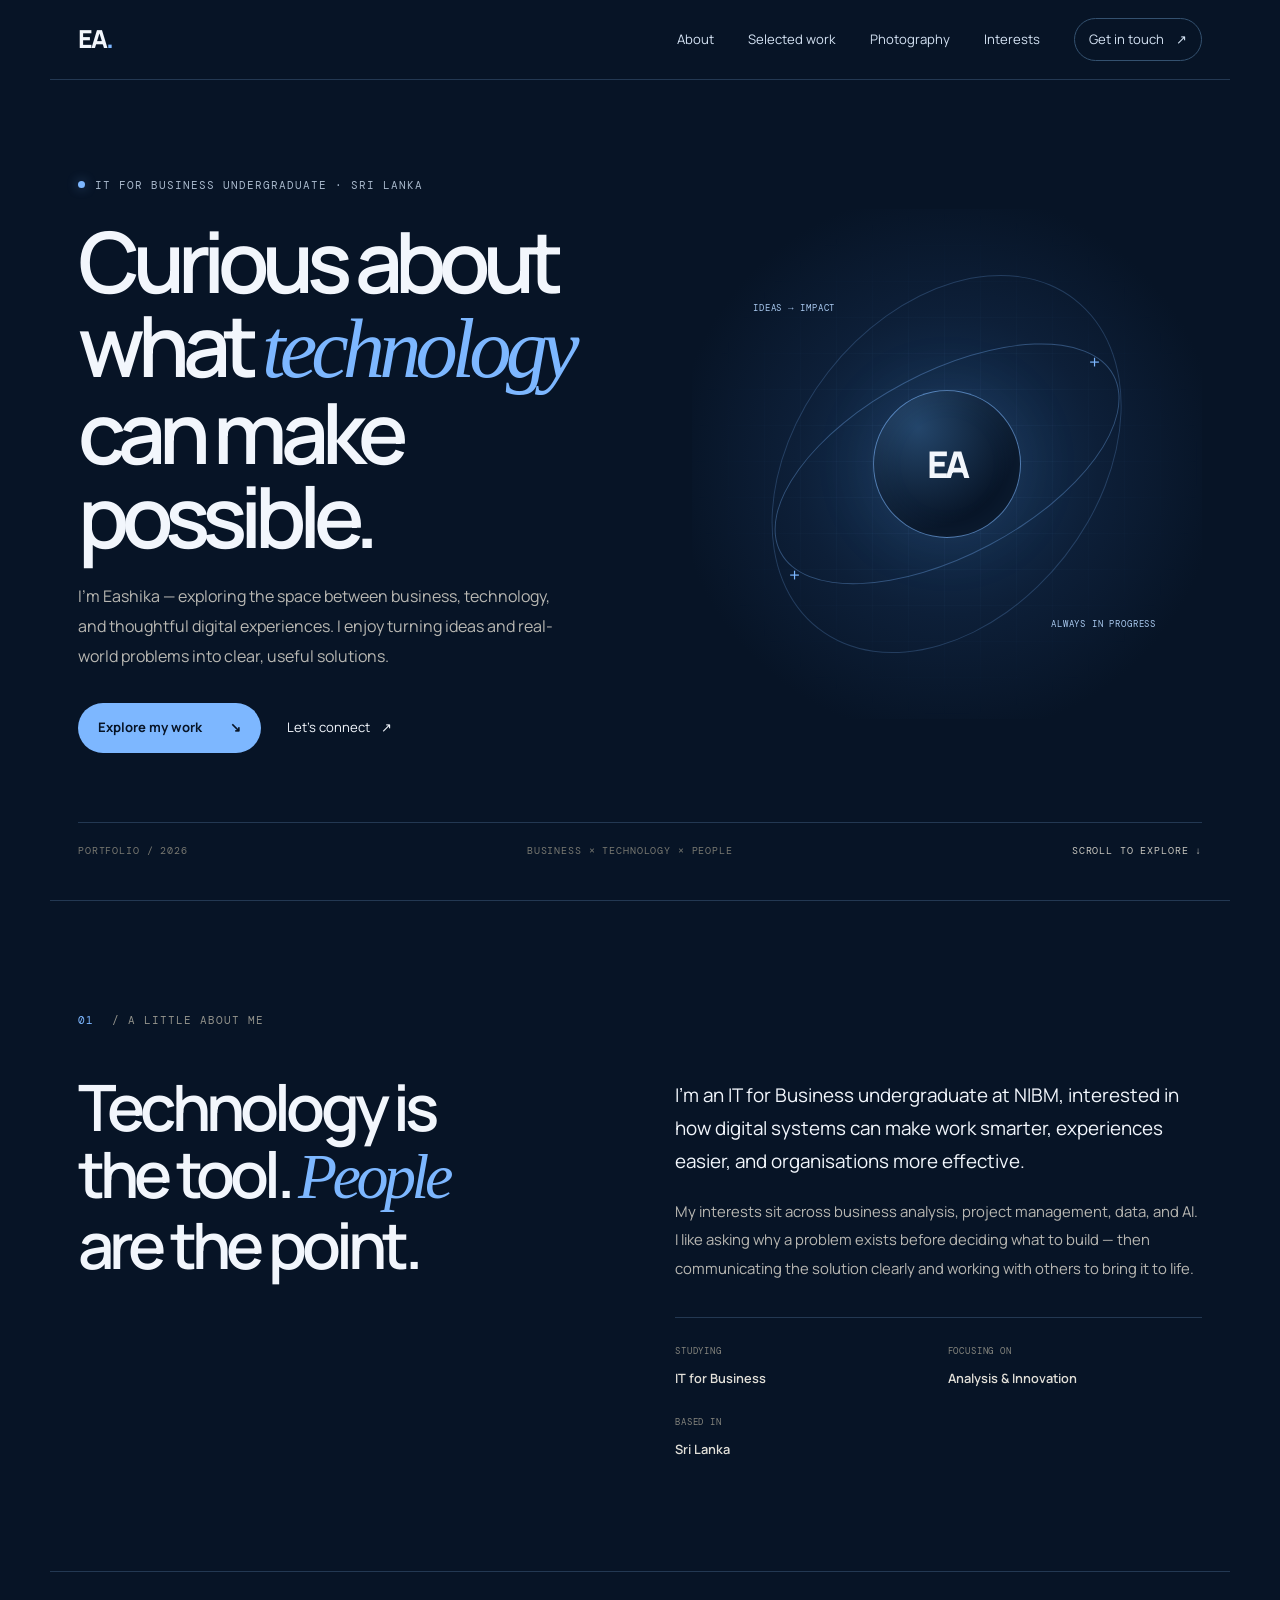
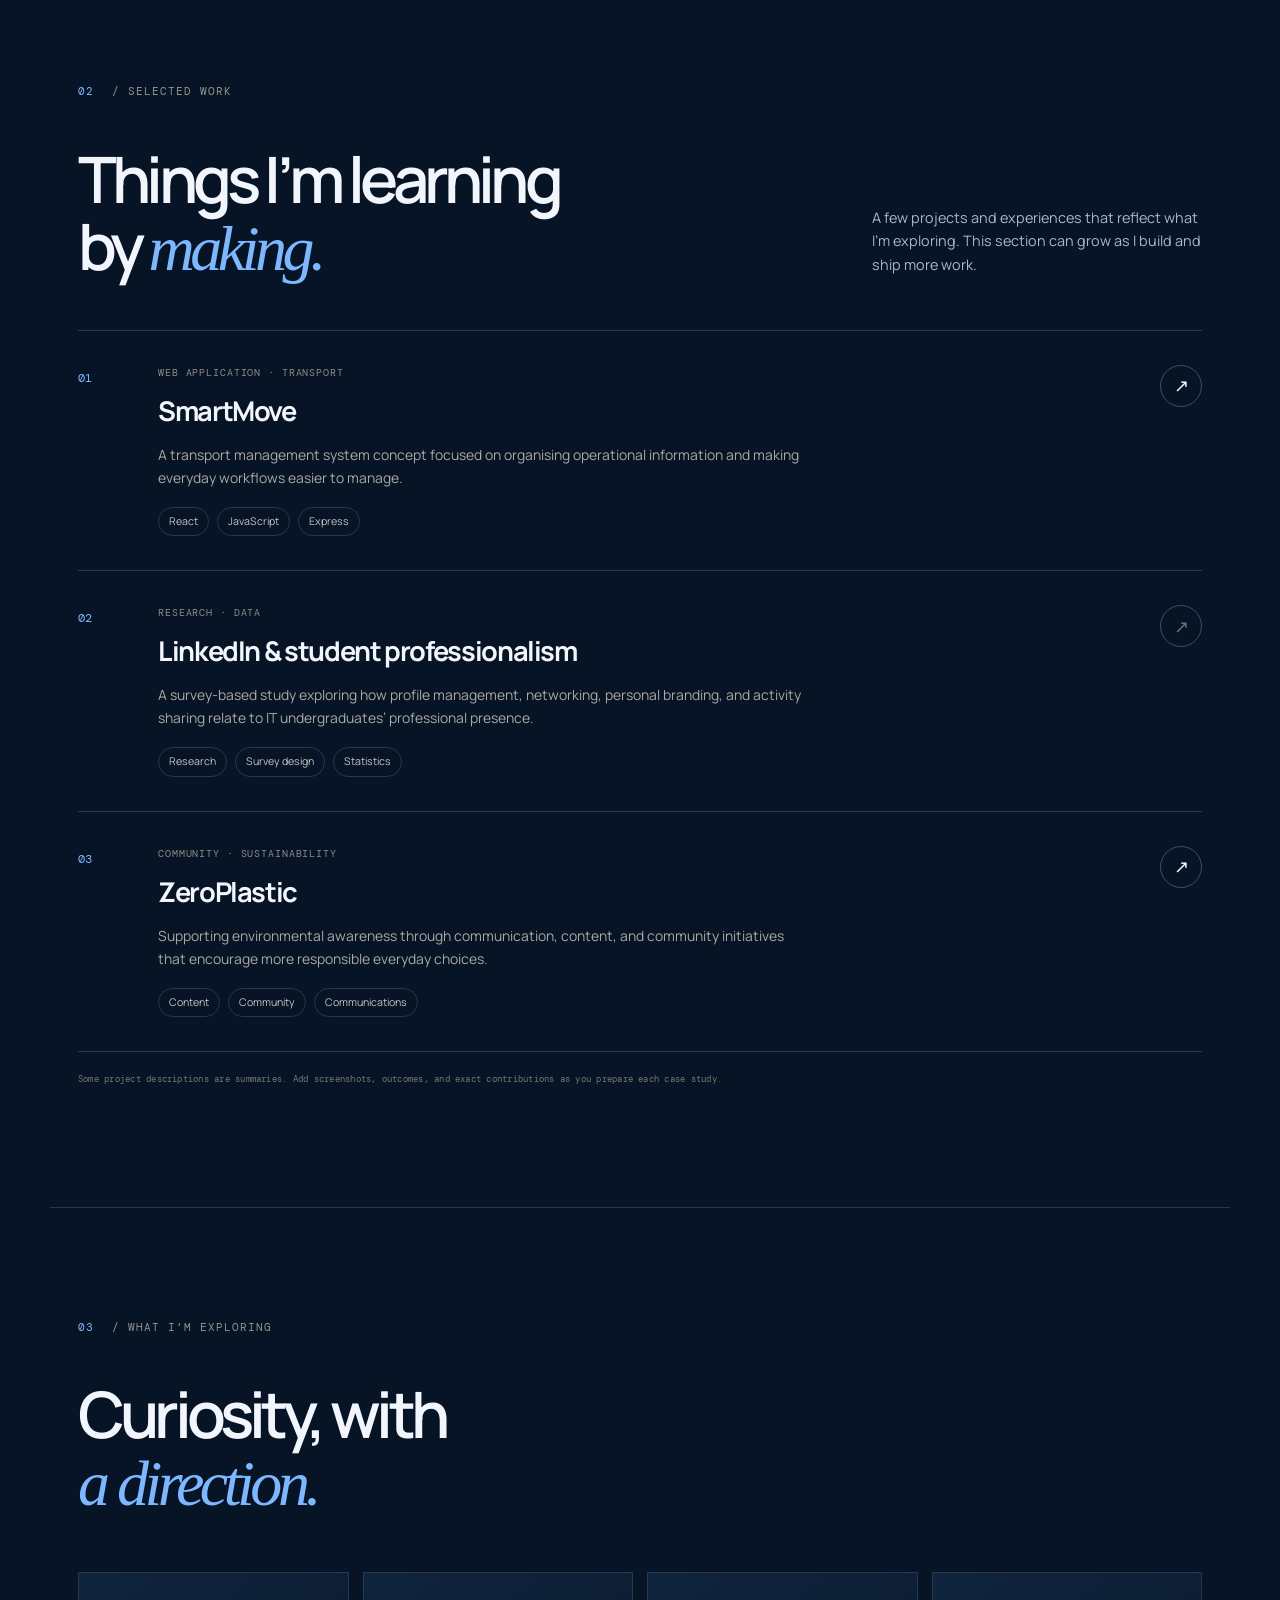
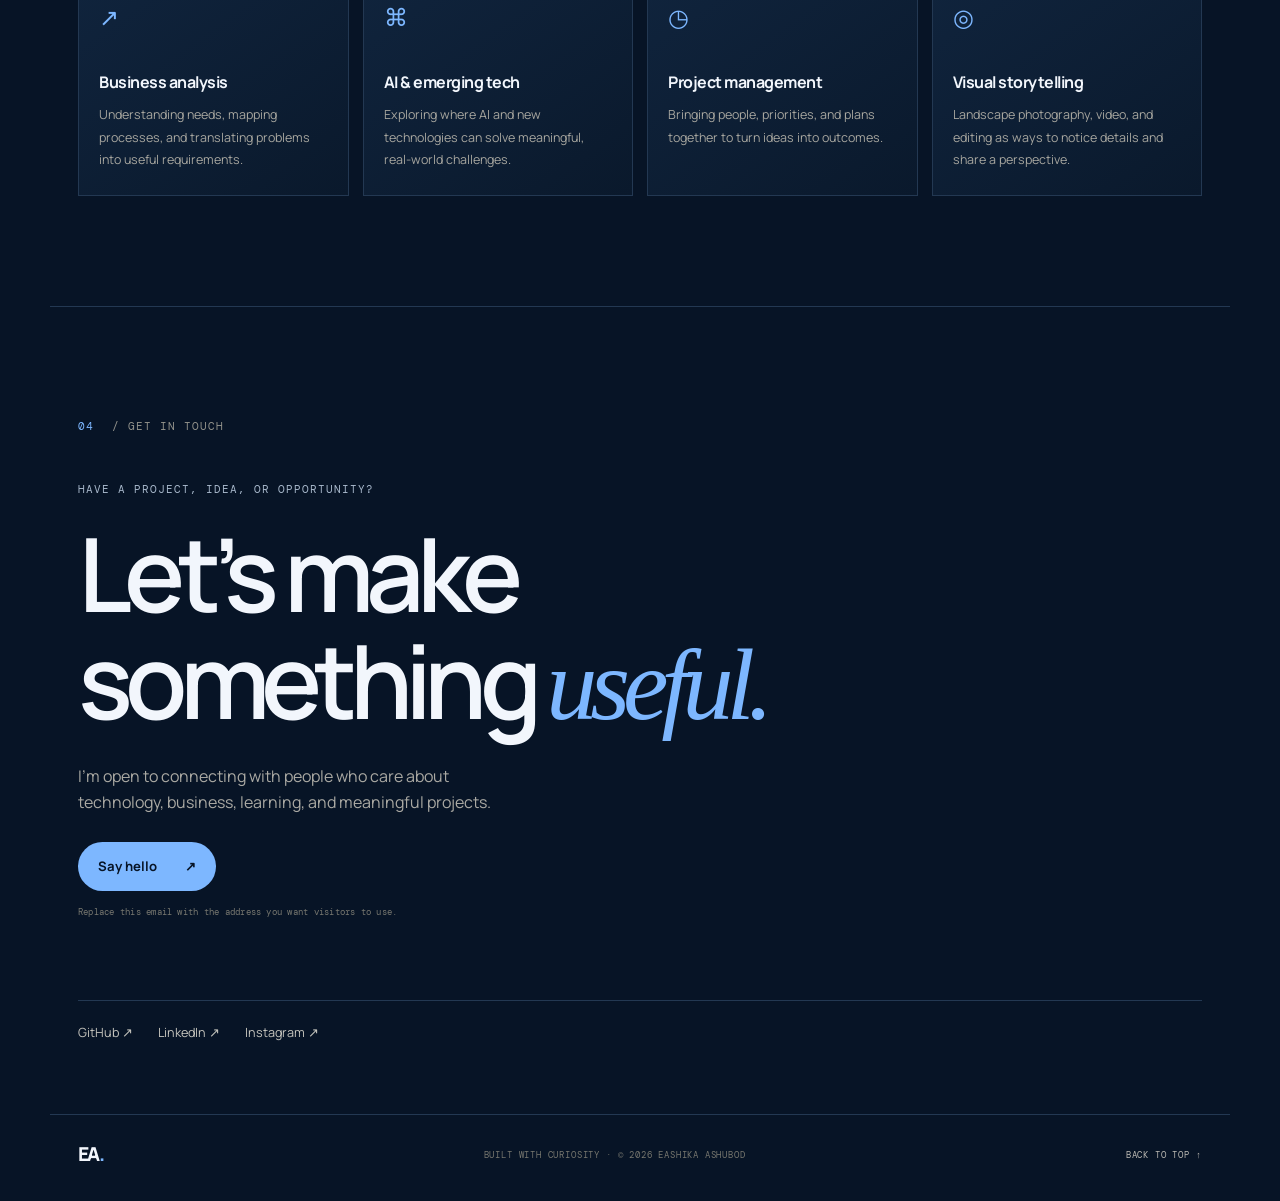
<file: index.html>
<!doctype html>
<html lang="en">
<head>
  <meta charset="UTF-8" />
  <meta name="viewport" content="width=device-width, initial-scale=1.0" />
  <meta name="theme-color" content="#071426" />
  <meta name="description" content="Eashika Ashubod — IT for Business undergraduate exploring business analysis, AI, project management, and digital experiences." />
  <title>Eashika Ashubod — Portfolio</title>
  <link rel="preconnect" href="https://fonts.googleapis.com">
  <link rel="preconnect" href="https://fonts.gstatic.com" crossorigin>
  <link href="https://fonts.googleapis.com/css2?family=DM+Mono:wght@400;500&family=Manrope:wght@400;500;600;700;800&display=swap" rel="stylesheet">
  <link rel="stylesheet" href="style.css?v=navy20261017b" />
</head>
<body>
  <header class="site-header">
    <a class="brand" href="#home" aria-label="Eashika Ashubod home">EA<span>.</span></a>
    <button class="menu-toggle" aria-label="Toggle navigation" aria-expanded="false">☰</button>
    <nav class="nav" aria-label="Main navigation">
      <a href="#about">About</a>
      <a href="#work">Selected work</a>
      <a href="photography.html">Photography</a>
      <a href="#interests">Interests</a>
      <a class="nav-contact" href="#contact">Get in touch <span>↗</span></a>
    </nav>
  </header>

  <main>
    <section class="hero section" id="home">
      <div class="hero-copy">
        <p class="eyebrow"><span class="status-dot"></span> IT FOR BUSINESS UNDERGRADUATE · SRI LANKA</p>
        <h1>Curious about<br>what <em>technology</em><br>can make possible.</h1>
        <p class="hero-intro">I'm Eashika — exploring the space between business, technology, and thoughtful digital experiences. I enjoy turning ideas and real-world problems into clear, useful solutions.</p>
        <div class="hero-actions">
          <a class="button button-light" href="#work">Explore my work <span>↘</span></a>
          <a class="text-link" href="#contact">Let's connect <span>↗</span></a>
        </div>
      </div>
      <div class="hero-visual" aria-label="Abstract graphic representing ideas and technology">
        <div class="visual-grid"></div>
        <div class="orbit orbit-one"></div>
        <div class="orbit orbit-two"></div>
        <div class="visual-core"><span>EA</span></div>
        <span class="visual-label label-top">IDEAS → IMPACT</span>
        <span class="visual-label label-bottom">ALWAYS IN PROGRESS</span>
        <span class="cross cross-a">+</span><span class="cross cross-b">+</span>
      </div>
      <div class="hero-footer"><span>PORTFOLIO / 2026</span><span>BUSINESS × TECHNOLOGY × PEOPLE</span><a href="#about">SCROLL TO EXPLORE ↓</a></div>
    </section>

    <section class="about section" id="about">
      <div class="section-kicker"><span>01</span> / A LITTLE ABOUT ME</div>
      <div class="about-layout">
        <h2>Technology is<br>the tool. <em>People</em><br>are the point.</h2>
        <div class="about-text">
          <p class="lead">I’m an IT for Business undergraduate at NIBM, interested in how digital systems can make work smarter, experiences easier, and organisations more effective.</p>
          <p>My interests sit across business analysis, project management, data, and AI. I like asking why a problem exists before deciding what to build — then communicating the solution clearly and working with others to bring it to life.</p>
          <div class="facts">
            <div><span>STUDYING</span><strong>IT for Business</strong></div>
            <div><span>FOCUSING ON</span><strong>Analysis &amp; Innovation</strong></div>
            <div><span>BASED IN</span><strong>Sri Lanka</strong></div>
          </div>
        </div>
      </div>
    </section>

    <section class="work section" id="work">
      <div class="section-kicker"><span>02</span> / SELECTED WORK</div>
      <div class="section-heading">
        <h2>Things I’m learning<br>by <em>making.</em></h2>
        <p>A few projects and experiences that reflect what I’m exploring. This section can grow as I build and ship more work.</p>
      </div>
      <div class="project-list">
        <article class="project">
          <div class="project-number">01</div>
          <div class="project-content"><p class="project-type">WEB APPLICATION · TRANSPORT</p><h3>SmartMove</h3><p>A transport management system concept focused on organising operational information and making everyday workflows easier to manage.</p><div class="tags"><span>React</span><span>JavaScript</span><span>Express</span></div></div>
          <a class="project-link" href="https://github.com/Eashikaashu/SMART-MOVE" target="_blank" rel="noreferrer" aria-label="View SmartMove on GitHub">↗</a>
        </article>
        <article class="project">
          <div class="project-number">02</div>
          <div class="project-content"><p class="project-type">RESEARCH · DATA</p><h3>LinkedIn &amp; student professionalism</h3><p>A survey-based study exploring how profile management, networking, personal branding, and activity sharing relate to IT undergraduates’ professional presence.</p><div class="tags"><span>Research</span><span>Survey design</span><span>Statistics</span></div></div>
          <span class="project-link project-mark" aria-hidden="true">↗</span>
        </article>
        <article class="project">
          <div class="project-number">03</div>
          <div class="project-content"><p class="project-type">COMMUNITY · SUSTAINABILITY</p><h3>ZeroPlastic</h3><p>Supporting environmental awareness through communication, content, and community initiatives that encourage more responsible everyday choices.</p><div class="tags"><span>Content</span><span>Community</span><span>Communications</span></div></div>
          <a class="project-link" href="https://www.linkedin.com/" target="_blank" rel="noreferrer" aria-label="Visit LinkedIn">↗</a>
        </article>
      </div>
      <p class="small-note">Some project descriptions are summaries. Add screenshots, outcomes, and exact contributions as you prepare each case study.</p>
    </section>

    <section class="interests section" id="interests">
      <div class="section-kicker"><span>03</span> / WHAT I'M EXPLORING</div>
      <h2>Curiosity, with<br><em>a direction.</em></h2>
      <div class="interest-grid">
        <article><span class="interest-icon">↗</span><h3>Business analysis</h3><p>Understanding needs, mapping processes, and translating problems into useful requirements.</p></article>
        <article><span class="interest-icon">⌘</span><h3>AI &amp; emerging tech</h3><p>Exploring where AI and new technologies can solve meaningful, real-world challenges.</p></article>
        <article><span class="interest-icon">◷</span><h3>Project management</h3><p>Bringing people, priorities, and plans together to turn ideas into outcomes.</p></article>
        <article><span class="interest-icon">◎</span><h3>Visual storytelling</h3><p>Landscape photography, video, and editing as ways to notice details and share a perspective.</p></article>
      </div>
    </section>

    <section class="contact section" id="contact">
      <div class="section-kicker"><span>04</span> / GET IN TOUCH</div>
      <div class="contact-main"><p class="eyebrow">HAVE A PROJECT, IDEA, OR OPPORTUNITY?</p><h2>Let’s make<br>something <em>useful.</em></h2><p>I’m open to connecting with people who care about technology, business, learning, and meaningful projects.</p><a class="button button-light" href="mailto:hello@ashubod.me">Say hello <span>↗</span></a><p class="small-note">Replace this email with the address you want visitors to use.</p></div>
      <div class="social-links"><a href="https://github.com/Eashikaashu" target="_blank" rel="noreferrer">GitHub ↗</a><a href="https://www.linkedin.com/" target="_blank" rel="noreferrer">LinkedIn ↗</a><a href="https://www.instagram.com/" target="_blank" rel="noreferrer">Instagram ↗</a></div>
    </section>
  </main>
  <footer class="footer"><a class="brand" href="#home">EA<span>.</span></a><span>BUILT WITH CURIOSITY · © <span id="year"></span> EASHIKA ASHUBOD</span><a href="#home">BACK TO TOP ↑</a></footer>
  <script src="script.js"></script>
</body>
</html>
</file>
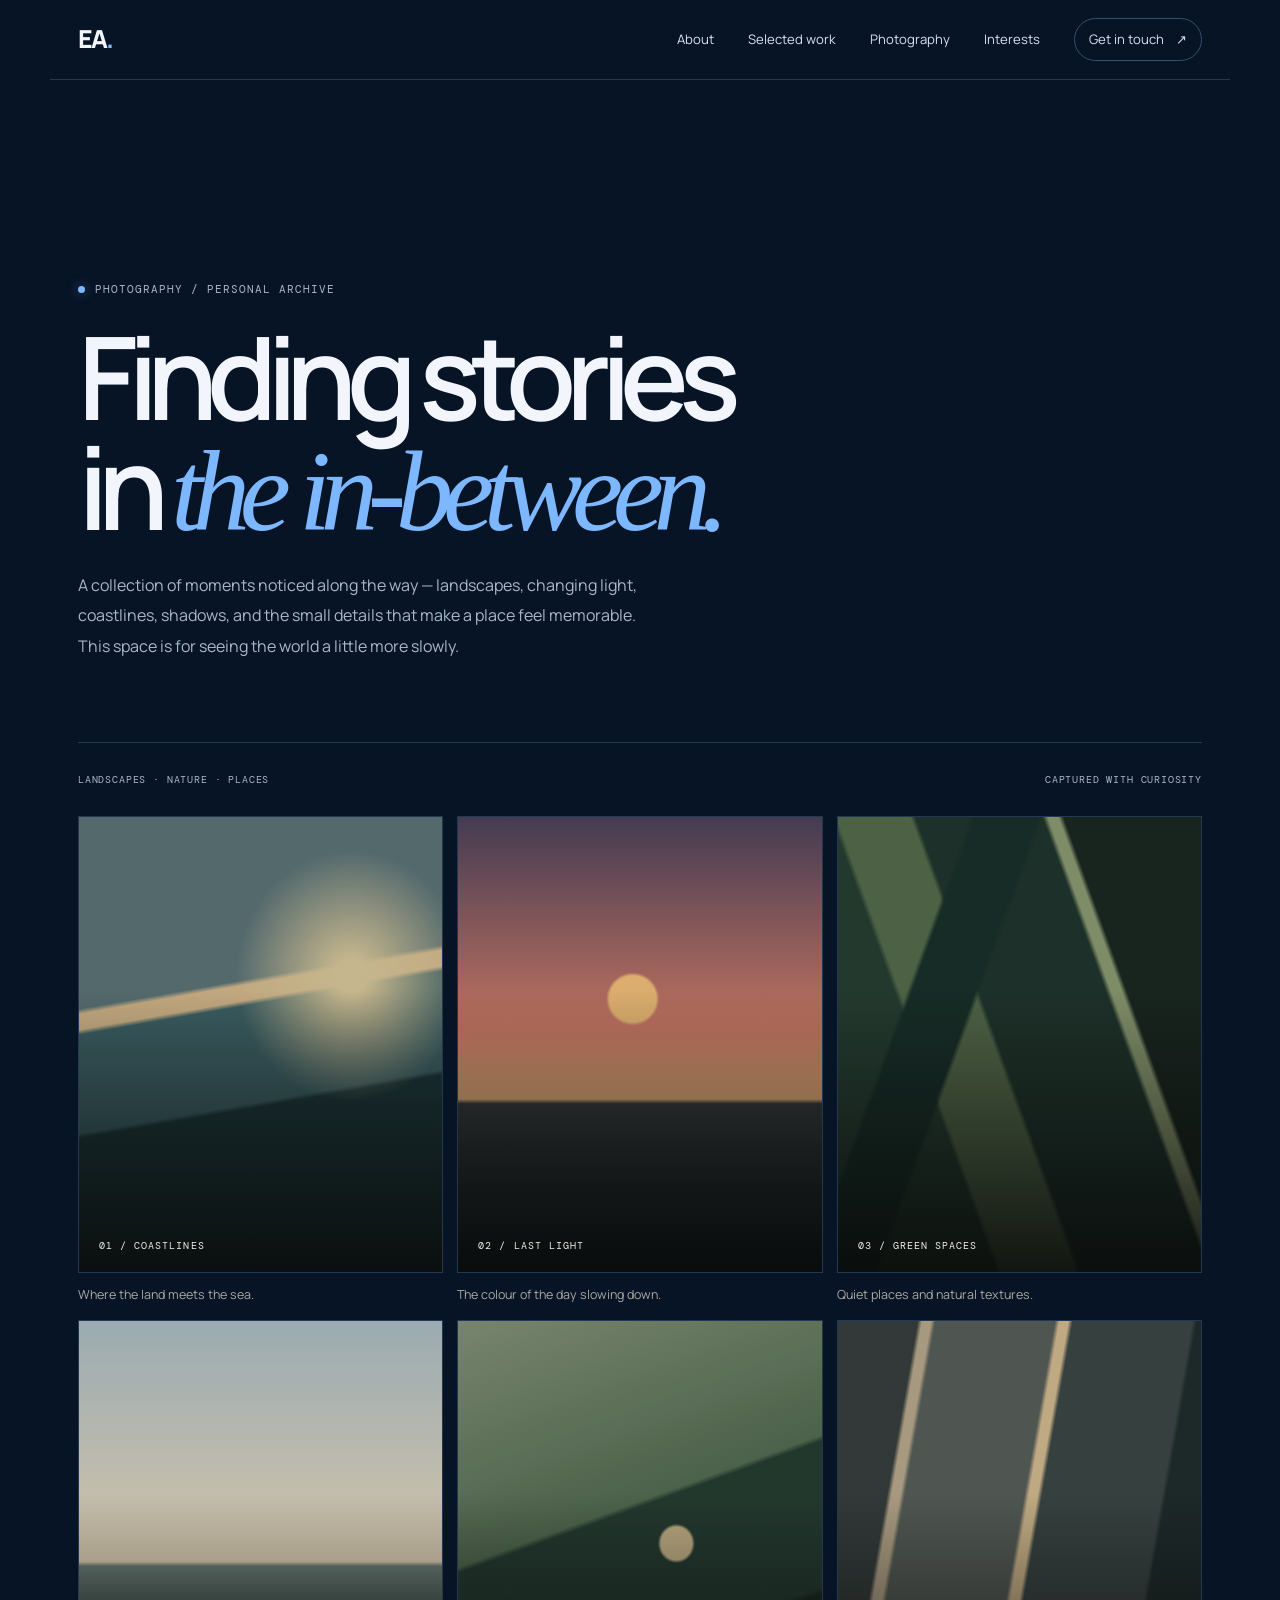
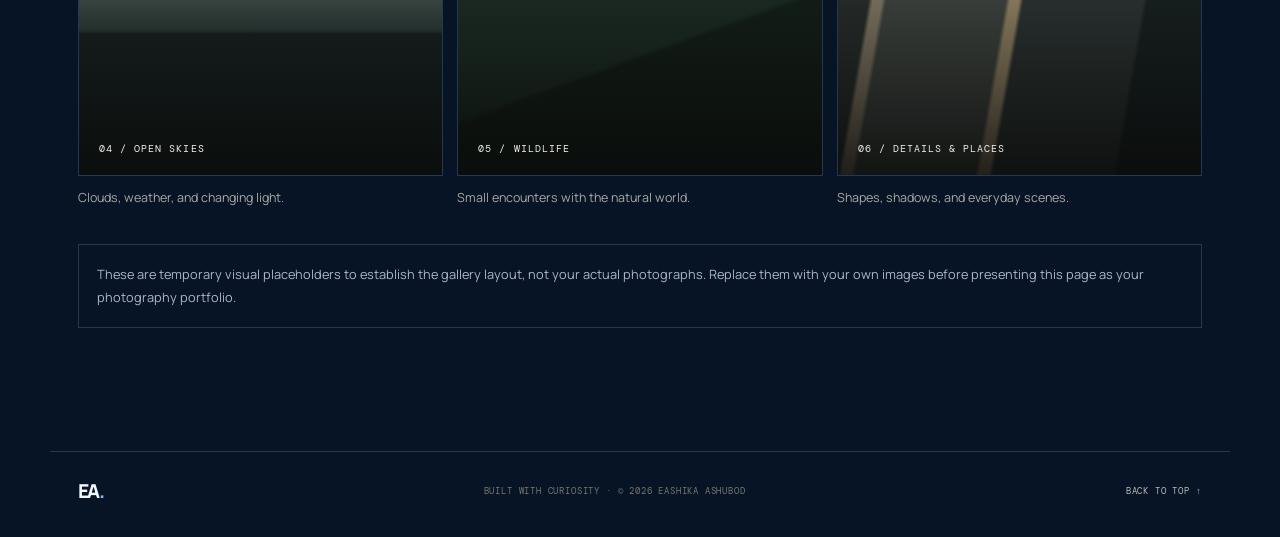
<file: photography.html>
<!doctype html>
<html lang="en">
<head>
  <meta charset="UTF-8" />
  <meta name="viewport" content="width=device-width, initial-scale=1.0" />
  <meta name="theme-color" content="#071426" />
  <meta name="description" content="Photography by Eashika Ashubod — landscapes, quiet moments, light, and places." />
  <title>Photography — Eashika Ashubod</title>
  <link rel="preconnect" href="https://fonts.googleapis.com">
  <link rel="preconnect" href="https://fonts.gstatic.com" crossorigin>
  <link href="https://fonts.googleapis.com/css2?family=DM+Mono:wght@400;500&family=Manrope:wght@400;500;600;700;800&display=swap" rel="stylesheet">
  <link rel="stylesheet" href="style.css?v=navy20261017b" />
  <style>
    .photo-hero{padding:90px 0 65px;border-bottom:1px solid var(--line)}
    .photo-hero h1{font-size:clamp(3.7rem,9vw,7.5rem);line-height:.95;letter-spacing:-.09em;margin:24px 0}
    .photo-hero h1 em{font-family:Georgia,serif;font-weight:400;color:var(--accent)}
    .photo-intro{max-width:590px;color:var(--muted);font-size:1rem;line-height:1.9}
    .photo-toolbar{display:flex;justify-content:space-between;align-items:center;gap:20px;margin:30px 0;color:var(--muted);font: .65rem "DM Mono",monospace;letter-spacing:.08em}
    .photo-grid{display:grid;grid-template-columns:repeat(3,minmax(0,1fr));gap:14px}
    .photo-card{position:relative;overflow:hidden;min-height:300px;aspect-ratio:4/5;background:#1b1d18;border:1px solid var(--line)}
    .photo-card:nth-child(2),.photo-card:nth-child(5){aspect-ratio:3/4;margin-top:38px}
    .photo-art{position:absolute;inset:0;display:flex;align-items:flex-end;padding:20px;background:linear-gradient(180deg,transparent 40%,#080908d9 100%)}
    .photo-art:before{content:"";position:absolute;inset:0;background:var(--scene);opacity:.9}
    .photo-art:after{content:"";position:absolute;inset:0;background:linear-gradient(0deg,#080908d9,transparent 62%)}
    .photo-art span{position:relative;z-index:1;font: .65rem "DM Mono",monospace;letter-spacing:.1em;color:#f0efe8}
    .scene-coast{--scene:radial-gradient(ellipse at 75% 35%,#d8c79a 0 4%,transparent 30%),linear-gradient(170deg,#5a7276 0 37%,#d5b88b 38% 41%,#3d6267 42% 61%,#1c373b 62%)}
    .scene-sunset{--scene:radial-gradient(circle at 48% 40%,#f0bd78 0 7%,transparent 8%),linear-gradient(180deg,#493f59 0%,#d47d68 47%,#e8b17b 62%,#343b3b 63%,#172326 100%)}
    .scene-forest{--scene:linear-gradient(110deg,transparent 25%,#172e28 26% 38%,transparent 39%),linear-gradient(70deg,#253d31 0 30%,#53694a 31% 45%,#1e332b 46% 70%,#8a9971 71% 73%,#18251f 74%)}
    .scene-sky{--scene:linear-gradient(180deg,#a9bbc2 0%,#e7d8bc 53%,#6f827d 54%,#3c514c 68%,#1d2b2b 69%)}
    .scene-wildlife{--scene:radial-gradient(ellipse at 60% 49%,#c9b68a 0 5%,transparent 6%),linear-gradient(160deg,#829078 0%,#526a50 42%,#243b30 43% 68%,#18281f 69%)}
    .scene-street{--scene:linear-gradient(100deg,#343c3b 0 18%,#b7a78b 19% 21%,#555c57 22% 49%,#d2b98e 50% 52%,#394443 53% 80%,#1d292a 81%)}
    .photo-caption{margin:12px 0 0;color:#aaa9a3;font-size:.78rem}
    .photo-note{margin-top:35px;padding:18px;border:1px solid var(--line);color:var(--muted);font-size:.8rem;line-height:1.8}
    @media(max-width:700px){.photo-hero{padding:65px 0 45px}.photo-grid{grid-template-columns:repeat(2,minmax(0,1fr));gap:10px}.photo-card{min-height:220px}.photo-card:nth-child(2),.photo-card:nth-child(5){margin-top:0}.photo-toolbar{align-items:flex-start;flex-direction:column}}
    @media(max-width:440px){.photo-grid{grid-template-columns:1fr 1fr}.photo-card{min-height:190px}}
  </style>
</head>
<body>
  <header class="site-header">
    <a class="brand" href="index.html" aria-label="Eashika Ashubod home">EA<span>.</span></a>
    <button class="menu-toggle" aria-label="Toggle navigation" aria-expanded="false">☰</button>
    <nav class="nav" aria-label="Main navigation">
      <a href="index.html#about">About</a>
      <a href="index.html#work">Selected work</a>
      <a href="photography.html" aria-current="page">Photography</a>
      <a href="index.html#interests">Interests</a>
      <a class="nav-contact" href="index.html#contact">Get in touch <span>↗</span></a>
    </nav>
  </header>
  <main class="section">
    <section class="photo-hero">
      <p class="eyebrow"><span class="status-dot"></span> PHOTOGRAPHY / PERSONAL ARCHIVE</p>
      <h1>Finding stories<br>in <em>the in-between.</em></h1>
      <p class="photo-intro">A collection of moments noticed along the way — landscapes, changing light, coastlines, shadows, and the small details that make a place feel memorable. This space is for seeing the world a little more slowly.</p>
    </section>
    <div class="photo-toolbar"><span>LANDSCAPES · NATURE · PLACES</span><span>CAPTURED WITH CURIOSITY</span></div>
    <section class="photo-grid" aria-label="Photography categories">
      <article><div class="photo-card"><div class="photo-art scene-coast"><span>01 / COASTLINES</span></div></div><p class="photo-caption">Where the land meets the sea.</p></article>
      <article><div class="photo-card"><div class="photo-art scene-sunset"><span>02 / LAST LIGHT</span></div></div><p class="photo-caption">The colour of the day slowing down.</p></article>
      <article><div class="photo-card"><div class="photo-art scene-forest"><span>03 / GREEN SPACES</span></div></div><p class="photo-caption">Quiet places and natural textures.</p></article>
      <article><div class="photo-card"><div class="photo-art scene-sky"><span>04 / OPEN SKIES</span></div></div><p class="photo-caption">Clouds, weather, and changing light.</p></article>
      <article><div class="photo-card"><div class="photo-art scene-wildlife"><span>05 / WILDLIFE</span></div></div><p class="photo-caption">Small encounters with the natural world.</p></article>
      <article><div class="photo-card"><div class="photo-art scene-street"><span>06 / DETAILS & PLACES</span></div></div><p class="photo-caption">Shapes, shadows, and everyday scenes.</p></article>
    </section>
    <p class="photo-note">These are temporary visual placeholders to establish the gallery layout, not your actual photographs. Replace them with your own images before presenting this page as your photography portfolio.</p>
  </main>
  <footer class="footer"><a class="brand" href="index.html">EA<span>.</span></a><span>BUILT WITH CURIOSITY · © <span id="year"></span> EASHIKA ASHUBOD</span><a href="#top" onclick="window.scrollTo({top:0,behavior:'smooth'});return false;">BACK TO TOP ↑</a></footer>
  <script src="script.js"></script>
</body>
</html>
</file>
<file: style.css>
:root{--bg:#071426;--panel:#0d1f38;--text:#f2f6fc;--muted:#a8b8cb;--line:#233852;--accent:#7db7ff;--max:1180px}*{box-sizing:border-box}html{scroll-behavior:smooth;scroll-padding-top:90px}body{margin:0;background:var(--bg);color:var(--text);font-family:Manrope,Arial,sans-serif;line-height:1.65;-webkit-font-smoothing:antialiased}a{color:inherit;text-decoration:none}button{font:inherit}.site-header{height:80px;max-width:var(--max);padding:0 28px;margin:auto;display:flex;align-items:center;justify-content:space-between;border-bottom:1px solid var(--line)}.brand{font-size:1.55rem;font-weight:800;letter-spacing:-.08em}.brand span{color:var(--accent)}.nav{display:flex;align-items:center;gap:34px;font-size:.82rem;color:#cecdc8}.nav a:hover,.text-link:hover,.social-links a:hover{color:var(--accent)}.nav-contact{border:1px solid #555;padding:10px 14px;border-radius:99px}.nav-contact span{padding-left:9px}.menu-toggle{display:none;background:transparent;border:0;color:var(--text);font-size:1.5rem}.section{max-width:var(--max);margin:0 auto;padding:110px 28px}.hero{min-height:calc(100vh - 80px);padding-top:85px;padding-bottom:30px;display:grid;grid-template-columns:1.05fr .95fr;align-items:center;column-gap:50px;position:relative}.eyebrow,.section-kicker,.project-type,.visual-label,.hero-footer,.facts span,.footer,.small-note{font-family:"DM Mono",monospace;font-size:.69rem;letter-spacing:.09em}.eyebrow{color:var(--muted);display:flex;align-items:center;gap:10px}.status-dot{width:7px;height:7px;border-radius:50%;background:var(--accent);box-shadow:0 0 12px #7db7ff77}h1,h2,h3,p{margin-top:0}h1{font-size:clamp(3.6rem,6.6vw,6.65rem);letter-spacing:-.085em;line-height:.99;font-weight:600;margin:25px 0}.hero h1 em,h2 em{font-family:Georgia,serif;font-weight:400;color:var(--accent);letter-spacing:-.07em}.hero-intro{max-width:485px;color:#b8b7b2;font-size:1rem;line-height:1.85}.hero-actions{display:flex;gap:26px;align-items:center;margin-top:32px}.button{display:inline-flex;align-items:center;gap:28px;border-radius:99px;padding:14px 20px;font-weight:700;font-size:.82rem;transition:transform .2s,background .2s}.button:hover{transform:translateY(-3px)}.button-light{background:var(--accent);color:#15170f}.button-light:hover{background:#b6d8ff}.text-link{font-size:.82rem}.text-link span{padding-left:8px}.hero-visual{aspect-ratio:1/1;position:relative;display:grid;place-items:center;overflow:hidden;background:radial-gradient(ellipse at center,#142b48 0%,#0b1a2e 40%,#101010 72%);min-height:340px}.visual-grid{position:absolute;inset:0;background-image:linear-gradient(#ffffff0a 1px,transparent 1px),linear-gradient(90deg,#ffffff0a 1px,transparent 1px);background-size:36px 36px;mask-image:radial-gradient(ellipse,#000 20%,transparent 72%)}.orbit{position:absolute;border:1px solid #7db7ff42;border-radius:50%;transform:rotate(-28deg)}.orbit-one{width:74%;height:36%}.orbit-two{width:59%;height:82%;transform:rotate(38deg);border-color:#7db7ff30}.visual-core{width:148px;height:148px;border-radius:50%;display:grid;place-items:center;border:1px solid #7db7ff99;background:radial-gradient(circle at 30% 25%,#24466b,#0b1a2e 65%);box-shadow:0 0 70px #7db7ff13,inset 0 0 32px #7db7ff12;z-index:1}.visual-core span{font-size:2.3rem;font-weight:800;letter-spacing:-.1em}.visual-label{position:absolute;color:#a9c9ef;font-size:.58rem}.label-top{top:18%;left:12%}.label-bottom{right:9%;bottom:17%}.cross{position:absolute;color:var(--accent);font-size:1.2rem}.cross-a{top:27%;right:20%}.cross-b{bottom:25%;left:19%}.hero-footer{grid-column:1/-1;display:flex;justify-content:space-between;border-top:1px solid var(--line);padding-top:20px;margin-top:48px;color:#777770;font-size:.6rem}.hero-footer a{color:#c5c4bd}.section-kicker{color:#92928b;margin-bottom:44px}.section-kicker span{color:var(--accent);margin-right:10px}.about{border-top:1px solid var(--line)}.about-layout{display:grid;grid-template-columns:1fr 1fr;gap:70px}.about h2,.section-heading h2,.interests h2,.contact h2{font-size:clamp(2.8rem,5vw,4.8rem);letter-spacing:-.075em;line-height:1.05;font-weight:600;margin:0}.about-text{padding-top:6px;color:#b8b7b2;font-size:.93rem;line-height:1.9}.about-text .lead{font-size:1.18rem;color:var(--text);line-height:1.75}.facts{display:grid;grid-template-columns:1fr 1fr;gap:24px 18px;margin-top:35px;border-top:1px solid var(--line);padding-top:25px}.facts div{display:flex;flex-direction:column;gap:5px}.facts span{font-size:.59rem;color:#85857e}.facts strong{font-size:.8rem;font-weight:600;color:#e2e0d9}.work{border-top:1px solid var(--line)}.section-heading{display:flex;justify-content:space-between;align-items:end;gap:40px;margin-bottom:48px}.section-heading p{max-width:330px;color:var(--muted);font-size:.9rem;margin-bottom:5px}.project{display:grid;grid-template-columns:55px 1fr 48px;gap:25px;padding:34px 0;border-top:1px solid var(--line);align-items:start}.project:last-child{border-bottom:1px solid var(--line)}.project-number{font-family:"DM Mono",monospace;color:var(--accent);font-size:.73rem;padding-top:4px}.project-type{color:#8d8d85;font-size:.61rem;margin-bottom:8px}.project h3{font-size:1.7rem;letter-spacing:-.05em;margin-bottom:10px}.project-content>p:not(.project-type){color:#aaa9a3;max-width:650px;font-size:.87rem}.tags{display:flex;gap:8px;flex-wrap:wrap;margin-top:17px}.tags span{border:1px solid #393936;border-radius:99px;padding:5px 10px;font-size:.66rem;color:#c6c5bf}.project-link{justify-self:end;display:grid;place-items:center;border:1px solid #444;border-radius:50%;width:42px;height:42px;font-size:1.1rem;transition:all .2s}.project-link:hover{background:var(--accent);color:#101010;border-color:var(--accent)}.project-mark{color:#6f6f68}.small-note{color:#77776f;font-size:.59rem;letter-spacing:.025em;line-height:1.7;margin-top:19px}.interests{border-top:1px solid var(--line)}.interests h2{margin-bottom:55px}.interest-grid{display:grid;grid-template-columns:repeat(4,1fr);gap:14px}.interest-grid article{min-height:220px;padding:24px 20px;border:1px solid var(--line);background:linear-gradient(145deg,#191a17,#121212);transition:transform .2s,border-color .2s}.interest-grid article:hover{transform:translateY(-5px);border-color:#5687bd}.interest-icon{color:var(--accent);font-size:1.5rem}.interest-grid h3{font-size:1rem;margin:32px 0 9px;letter-spacing:-.03em}.interest-grid p{color:#a7a69f;font-size:.78rem;line-height:1.8;margin-bottom:0}.contact{border-top:1px solid var(--line);padding-bottom:70px}.contact-main{max-width:700px}.contact-main .eyebrow{margin-bottom:22px}.contact h2{font-size:clamp(3.6rem,8vw,7rem);margin-bottom:24px}.contact-main>p:not(.eyebrow):not(.small-note){color:#aaa9a3;max-width:430px;margin-bottom:26px}.contact .small-note{margin-top:13px}.social-links{display:flex;gap:25px;margin-top:80px;padding-top:22px;border-top:1px solid var(--line);font-size:.79rem;color:#c5c4bd}.footer{max-width:var(--max);margin:0 auto;padding:24px 28px 30px;border-top:1px solid var(--line);display:flex;justify-content:space-between;align-items:center;color:#77776f;font-size:.57rem}.footer .brand{font-family:Manrope,sans-serif;font-size:1.2rem;color:var(--text)}.footer>a:last-child{color:#bcbab4}@media(max-width:850px){.section{padding:82px 25px}.hero{padding-top:65px;grid-template-columns:1fr  .8fr;gap:20px}.hero h1{font-size:clamp(3.4rem,7vw,5rem)}.hero-visual{min-height:270px}.visual-core{width:110px;height:110px}.visual-core span{font-size:1.8rem}.about-layout{gap:35px}.interest-grid{grid-template-columns:repeat(2,1fr)}.section-heading{align-items:start;flex-direction:column;gap:18px}}@media(max-width:620px){.site-header{height:70px;padding:0 20px;position:relative}.menu-toggle{display:block}.nav{display:none;position:absolute;z-index:5;top:69px;left:0;right:0;padding:18px 20px 24px;background:#151515;border-bottom:1px solid var(--line);flex-direction:column;align-items:stretch;gap:17px}.nav.is-open{display:flex}.nav-contact{text-align:center}.section{padding:68px 20px}.hero{display:flex;flex-direction:column;align-items:stretch;min-height:auto;padding-top:58px}.hero h1{font-size:clamp(3.5rem,13vw,5.5rem)}.hero-intro{font-size:.92rem}.hero-visual{min-height:300px;margin-top:25px}.hero-footer{gap:12px;flex-wrap:wrap;margin-top:38px;font-size:.53rem}.hero-footer span:nth-child(2){display:none}.about-layout{grid-template-columns:1fr;gap:26px}.about h2,.section-heading h2,.interests h2{font-size:3.2rem}.facts{grid-template-columns:1fr 1fr}.project{grid-template-columns:28px 1fr 34px;gap:12px;padding:28px 0}.project h3{font-size:1.4rem}.project-link{width:34px;height:34px}.interest-grid{gap:10px}.interest-grid article{min-height:225px;padding:18px 14px}.interest-grid h3{font-size:.91rem;margin-top:25px}.contact h2{font-size:clamp(3.4rem,14vw,5.3rem)}.social-links{flex-wrap:wrap;gap:18px;margin-top:55px}.footer{padding:22px 20px;gap:12px;flex-wrap:wrap}.footer>span{order:3;width:100%}}@media(prefers-reduced-motion:reduce){*,*::before,*::after{scroll-behavior:auto!important;transition:none!important}}

/* Deep navy theme override */
:root {
  --bg: #071426 !important;
  --panel: #0d1f38 !important;
  --text: #f2f6fc !important;
  --muted: #a8b8cb !important;
  --line: #233852 !important;
  --accent: #7db7ff !important;
}
body, html { background-color: #071426 !important; }
.hero-visual { background: radial-gradient(ellipse at center, #18385c 0%, #0d1f38 42%, #071426 76%) !important; }
.visual-grid { background-image: linear-gradient(#7db7ff0a 1px, transparent 1px), linear-gradient(90deg, #7db7ff0a 1px, transparent 1px) !important; }
.orbit, .orbit-two { border-color: #7db7ff55 !important; }
.visual-core { border-color: #7db7ff99 !important; background: radial-gradient(circle at 30% 25%, #24466b, #071426 68%) !important; box-shadow: 0 0 70px #7db7ff18, inset 0 0 32px #7db7ff12 !important; }
.status-dot { background: #7db7ff !important; box-shadow: 0 0 12px #7db7ff77 !important; }
.hero h1 em, h2 em, .brand span, .section-kicker span, .project-number, .interest-icon, .cross { color: #7db7ff !important; }
.button-light { background: #7db7ff !important; color: #071426 !important; }
.button-light:hover, .project-link:hover { background: #b6d8ff !important; color: #071426 !important; }
.interest-grid article { background: linear-gradient(145deg, #10243d, #0a192c) !important; }
.nav { color: #d4e2f3 !important; }
.nav-contact, .project-link { border-color: #34516f !important; }
.tags span { border-color: #233852 !important; }
@media (max-width: 620px) { .nav { background: #0d1f38 !important; } }


/* FINAL NAVY BLUE PALETTE */
:root{--bg:#071426;--panel:#0d1f38;--text:#f2f6fc;--muted:#a8b8cb;--line:#233852;--accent:#7db7ff}
html,body{background:#071426!important;color:#f2f6fc!important}
.site-header,.section,.footer{border-color:#233852!important}
.nav{color:#d4e2f3!important}
.nav-contact,.project-link{border-color:#34516f!important}
.hero-visual{background:radial-gradient(ellipse at center,#18385c 0%,#0d1f38 42%,#071426 76%)!important}
.visual-grid{background-image:linear-gradient(#7db7ff0a 1px,transparent 1px),linear-gradient(90deg,#7db7ff0a 1px,transparent 1px)!important}
.orbit{border-color:#7db7ff55!important}
.orbit-two{border-color:#7db7ff38!important}
.visual-core{border-color:#7db7ff99!important;background:radial-gradient(circle at 30% 25%,#24466b,#071426 68%)!important;box-shadow:0 0 70px #7db7ff18,inset 0 0 32px #7db7ff12!important}
.status-dot{background:#7db7ff!important;box-shadow:0 0 12px #7db7ff77!important}
.hero h1 em,h2 em,.brand span,.section-kicker span,.project-number,.interest-icon,.cross{color:#7db7ff!important}
.button-light{background:#7db7ff!important;color:#071426!important}
.button-light:hover,.project-link:hover{background:#b6d8ff!important;color:#071426!important;border-color:#b6d8ff!important}
.interest-grid article{background:linear-gradient(145deg,#10243d,#0a192c)!important;border-color:#233852!important}
.tags span{border-color:#233852!important}
@media(max-width:620px){.nav{background:#0d1f38!important}}
</file>
